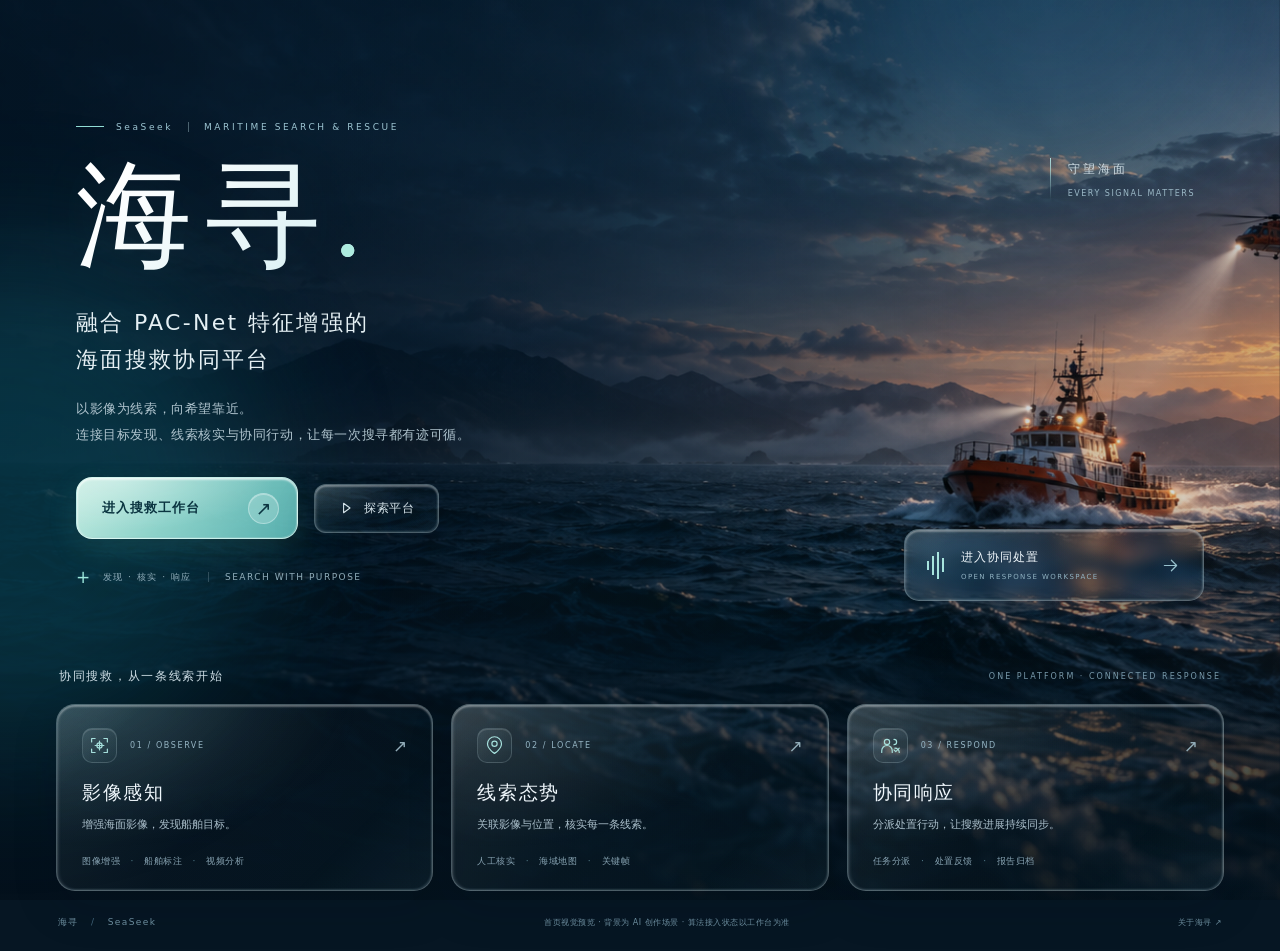
<file: preview/index.html>
<!doctype html>
<html lang="zh-CN">
<head>
  <meta charset="utf-8"><meta name="viewport" content="width=device-width,initial-scale=1">
  <meta name="color-scheme" content="dark"><title>海寻 SeaSeek · 海面搜救协同平台</title>
  <link rel="stylesheet" href="style.css">
  <link rel="stylesheet" href="liquid.css">
</head>
<body>
  <div class="scene" aria-hidden="true"></div><div class="scene-shade" aria-hidden="true"></div>
  <div class="ambient ambient-one" aria-hidden="true"></div><div class="ambient ambient-two" aria-hidden="true"></div>
  <div class="search-beam" aria-hidden="true"></div><div class="pointer-glow" aria-hidden="true"></div>
  <main class="shell">

    <section class="hero" id="home">
      <div class="hero-copy">
        <div class="eyebrow"><span class="line"></span> SeaSeek <span class="wordmark-divider"></span> MARITIME SEARCH & RESCUE</div>
        <h1>海寻<span class="title-dot">.</span></h1>
        <h2>融合 PAC-Net 特征增强的<br>海面搜救协同平台</h2>
        <p class="intro">以影像为线索，向希望靠近。<br>连接目标发现、线索核实与协同行动，<br class="mobile-break">让每一次搜寻都有迹可循。</p>
        <div class="actions"><a class="button primary" href="http://127.0.0.1:8505/overview" target="_blank" rel="noopener"><span class="primary-label">进入搜救工作台</span><span class="primary-arrow" aria-hidden="true">↗</span></a><a class="button secondary glass" href="#capabilities"><svg viewBox="0 0 20 20" aria-hidden="true"><path d="m7 4 8 6-8 6Z"/></svg> 探索平台</a></div>
        <div class="hero-footnote"><span class="tiny-cross">+</span> 发现 · 核实 · 响应 <span class="foot-divider"></span> SEARCH WITH PURPOSE</div>
      </div>
      <div class="scene-caption"><span class="caption-line"></span><span>守望海面<br><small>EVERY SIGNAL MATTERS</small></span></div>
      <a class="scene-label glass" href="http://127.0.0.1:8505/collaboration" target="_blank" rel="noopener"><span class="signal-icon"><i></i><i></i><i></i><i></i></span><span>进入协同处置<small>OPEN RESPONSE WORKSPACE</small></span><svg viewBox="0 0 24 24" aria-hidden="true"><path d="M5 12h14M13 6l6 6-6 6"/></svg></a>
    </section>
    <section class="capabilities" id="capabilities" aria-label="平台能力">
      <div class="section-heading"><span>协同搜救，从一条线索开始</span><small>ONE PLATFORM · CONNECTED RESPONSE</small></div>
      <div class="feature-grid">
        <a class="feature glass" href="http://127.0.0.1:8505/imaging" target="_blank" rel="noopener"><div class="feature-top"><span class="feature-icon"><svg viewBox="0 0 24 24" aria-hidden="true"><path d="M3 8V4h4M17 4h4v4M21 16v4h-4M7 20H3v-4M7 12h10M12 7v10"/><circle cx="12" cy="12" r="3"/></svg></span><span class="number">01 / OBSERVE</span><span class="arrow">↗</span></div><h3>影像感知</h3><p>增强海面影像，发现船舶目标。</p><span class="feature-note">图像增强 <b>·</b> 船舶标注 <b>·</b> 视频分析</span></a>
        <a class="feature glass" href="http://127.0.0.1:8505/situation" target="_blank" rel="noopener"><div class="feature-top"><span class="feature-icon"><svg viewBox="0 0 24 24" aria-hidden="true"><path d="M20 10c0 6-8 11-8 11S4 16 4 10a8 8 0 1 1 16 0Z"/><circle cx="12" cy="10" r="3"/></svg></span><span class="number">02 / LOCATE</span><span class="arrow">↗</span></div><h3>线索态势</h3><p>关联影像与位置，核实每一条线索。</p><span class="feature-note">人工核实 <b>·</b> 海域地图 <b>·</b> 关键帧</span></a>
        <a class="feature glass" href="http://127.0.0.1:8505/collaboration" target="_blank" rel="noopener"><div class="feature-top"><span class="feature-icon"><svg viewBox="0 0 24 24" aria-hidden="true"><circle cx="8" cy="8" r="3"/><path d="M2 20v-2a6 6 0 0 1 12 0v2M16 5a3 3 0 0 1 0 6M17 15a5 5 0 0 1 5 5M16 17l2 2 4-4"/></svg></span><span class="number">03 / RESPOND</span><span class="arrow">↗</span></div><h3>协同响应</h3><p>分派处置行动，让搜救进展持续同步。</p><span class="feature-note">任务分派 <b>·</b> 处置反馈 <b>·</b> 报告归档</span></a>
      </div>
    </section>
    <footer><span>海寻 <b>/</b> SeaSeek</span><span>首页视觉预览 · 背景为 AI 创作场景 · 算法接入状态以工作台为准</span><a href="http://127.0.0.1:8505/about" target="_blank" rel="noopener">关于海寻 ↗</a></footer>
  </main>
  <script src="preview.js"></script>
</body></html>
</file>
<file: preview/style.css>
:root{--ink:#f0f7fc;--muted:#b5c7d1;--cyan:#91e8df;--border:rgba(221,246,255,.18);--glass:rgba(19,43,60,.39);--ease:cubic-bezier(.22,1,.36,1)}
*{box-sizing:border-box}html{scroll-behavior:smooth;scroll-padding-top:32px}body{margin:0;min-height:100vh;background:#061623;color:var(--ink);font-family:"Microsoft YaHei","PingFang SC",system-ui,sans-serif;-webkit-font-smoothing:antialiased}a{color:inherit;text-decoration:none}button{font:inherit}svg{fill:none;stroke:currentColor;stroke-width:1.35;stroke-linecap:round;stroke-linejoin:round}
.scene,.scene-shade{position:fixed;inset:0;pointer-events:none}.scene{background:linear-gradient(115deg,#061827,#103749);background-image:url('assets/rescue-background.png');background-size:cover;background-position:50% 50%;z-index:-5}.scene-shade{background:linear-gradient(90deg,rgba(4,17,29,.83) 0%,rgba(5,22,34,.52) 45%,rgba(4,19,30,.16) 75%),linear-gradient(0deg,rgba(3,17,27,.94),transparent 45%,rgba(3,15,25,.14));z-index:-4}
.ambient{position:fixed;pointer-events:none;border-radius:50%;filter:blur(75px);z-index:-3;animation:float 20s ease-in-out infinite;opacity:.26}.ambient-one{width:500px;height:500px;background:#138c9f;left:-240px;top:28%}.ambient-two{width:420px;height:420px;background:#34758f;right:2%;top:-230px;animation-delay:-9s;opacity:.18}.search-beam{position:fixed;right:8%;top:8%;width:50vw;height:80vh;background:conic-gradient(from 260deg at 82% 30%,transparent 0deg,rgba(178,231,243,.035) 5deg,rgba(181,231,248,.14) 9deg,transparent 14deg);filter:blur(7px);transform-origin:82% 30%;animation:sweep 18s ease-in-out infinite;z-index:-2;pointer-events:none}.pointer-glow{position:fixed;left:var(--mx,65vw);top:var(--my,35vh);width:500px;height:500px;transform:translate(-50%,-50%);background:radial-gradient(circle,rgba(133,230,231,.06),transparent 66%);pointer-events:none;z-index:-1}
.shell{max-width:1560px;width:calc(100% - 112px);margin:auto;padding:28px 0 22px}.glass{background:var(--glass);border:1px solid var(--border);backdrop-filter:blur(22px) saturate(135%);-webkit-backdrop-filter:blur(22px) saturate(135%);box-shadow:inset 0 1px 0 rgba(255,255,255,.09),0 14px 36px rgba(0,10,20,.12)}
.nav{display:flex;align-items:center;justify-content:space-between;border-radius:22px;min-height:83px;padding:15px 28px;background:rgba(17,38,52,.42);animation:enter .85s var(--ease) both}.brand{display:flex;gap:12px;align-items:center}.brand svg{width:40px;color:var(--cyan);stroke-width:1.1}.brand svg .core{fill:var(--cyan)}.brand span{font-size:22px;letter-spacing:4px;font-weight:600;line-height:1.4}.brand small{display:block;font-size:8px;letter-spacing:3px;font-weight:400;color:#a4c4cf}nav{display:flex;gap:38px;align-items:center;margin-left:-25px}nav a{font-size:13px;color:#bccbd4;position:relative;padding:12px 0;transition:color .2s}nav a:hover,nav a.active{color:#fff}nav a.active:after{content:'';position:absolute;left:50%;bottom:0;width:4px;height:4px;border-radius:50%;background:var(--cyan)}nav a span{color:#89b5c4;font-size:15px;margin-left:5px}.preview-tag{font-size:10px;letter-spacing:1px;color:#adc8d2;display:flex;align-items:center;gap:9px}.preview-tag i{width:5px;height:5px;border-radius:50%;background:#8ce6d6;box-shadow:0 0 12px #8ce6d655}
.hero{position:relative;min-height:595px;padding:62px 20px 42px;display:flex;align-items:center}.hero-copy{max-width:760px;animation:enter 1.1s .12s var(--ease) both}.eyebrow{display:flex;align-items:center;gap:12px;color:#9cc4d1;font-size:9px;letter-spacing:3.4px;margin-bottom:24px}.line{height:1px;width:28px;background:#91ddd5}h1{font-size:116px;letter-spacing:10px;line-height:1.05;font-weight:500;margin:0 0 26px;text-shadow:0 3px 50px rgba(104,209,232,.12)}.title-dot{color:#9ce3dc;letter-spacing:0;font-family:Georgia,serif;font-size:110px;margin-left:0}h2{font-size:22px;line-height:1.7;letter-spacing:2.3px;margin:0 0 18px;font-weight:400;color:#e5f0f4}.intro{font-size:13px;line-height:2;color:#b0c4ce;letter-spacing:.6px;margin:0 0 29px}.mobile-break{display:none}.actions{display:flex;gap:14px;align-items:center}.button{padding:15px 23px;border-radius:12px;font-size:12px;letter-spacing:.7px;display:flex;align-items:center;justify-content:center;gap:25px;transition:transform .25s var(--ease),box-shadow .25s,background .25s;min-height:48px}.button:hover{transform:translateY(-3px)}.primary{background:linear-gradient(125deg,#c2f2e9,#80d9d0);color:#0b3541;border:1px solid #d2faf088;box-shadow:0 6px 30px #78e6d51c;font-weight:600}.primary:hover{box-shadow:0 8px 40px #78e6d52f}.primary span{font-size:19px;font-weight:400}.secondary{gap:10px;color:#d7e5eb;background:rgba(61,95,114,.19);border-color:rgba(224,244,255,.22)}.secondary svg{width:16px}.hero-footnote{display:flex;align-items:center;gap:11px;font-size:9px;color:#91aebb;letter-spacing:1.5px;margin-top:28px}.tiny-cross{color:#9ee8dc;font-size:17px}.foot-divider{width:1px;height:10px;background:#71899766;margin:0 5px}.scene-caption{position:absolute;right:29px;top:110px;display:flex;gap:17px;align-items:flex-start;color:#cfdee5;letter-spacing:3px;font-size:12px;line-height:1.9}.scene-caption small{font-size:8px;letter-spacing:1.5px;color:#9bb8c6}.caption-line{width:1px;height:42px;background:linear-gradient(#acdfdf,transparent)}.scene-label{position:absolute;right:20px;bottom:67px;display:flex;gap:17px;align-items:center;padding:19px 22px;border-radius:15px;width:300px;background:rgba(29,59,75,.28);animation:enter 1.2s .5s var(--ease) both}.scene-label>span:nth-child(2){font-size:12px;letter-spacing:1px}.scene-label small{display:block;font-size:7px;letter-spacing:1.4px;color:#91b2c2;margin-top:7px}.scene-label>svg{width:21px;color:#98c1cd;margin-left:auto}.signal-icon{display:flex;align-items:center;gap:3px;height:28px}.signal-icon i{width:2px;background:#a5e3dc;height:9px;animation:signal 3s ease-in-out infinite}.signal-icon i:nth-child(2){height:19px;animation-delay:.2s}.signal-icon i:nth-child(3){height:27px;animation-delay:.4s}.signal-icon i:nth-child(4){height:14px;animation-delay:.6s}
.capabilities{animation:enter 1.1s .3s var(--ease) both}.section-heading{display:flex;justify-content:space-between;align-items:center;margin:0 3px 19px;color:#cddde5;font-size:12px;letter-spacing:1.7px}.section-heading small{color:#7899aa;font-size:8px;letter-spacing:2px}.feature-grid{display:grid;grid-template-columns:repeat(3,1fr);gap:18px}.feature{padding:23px 25px 22px;border-radius:19px;background:linear-gradient(120deg,rgba(42,69,88,.44),rgba(33,60,78,.25));transition:transform .3s var(--ease),border-color .3s,background .3s;position:relative;overflow:hidden}.feature:hover{transform:translateY(-5px);border-color:rgba(161,237,235,.42);background:rgba(51,88,105,.42)}.feature:before{content:'';position:absolute;top:0;left:10%;right:10%;height:1px;background:linear-gradient(90deg,transparent,#ccefff55,transparent)}.feature-top{display:flex;align-items:center;gap:13px}.feature-icon{display:flex;align-items:center;justify-content:center;width:35px;height:35px;border-radius:10px;background:rgba(145,223,224,.08);border:1px solid #b2eff115;color:#a0ddd9}.feature-icon svg{width:21px}.number{font-size:8px;letter-spacing:1.6px;color:#90b0c0}.arrow{margin-left:auto;color:#92adb9;font-size:17px}h3{margin:17px 0 9px;font-size:19px;font-weight:500;letter-spacing:1.6px}.feature p{font-size:11px;color:#abc0cc;line-height:1.8;margin:0 0 14px}.feature-note{font-size:9px;letter-spacing:.5px;color:#88a4b3}.feature-note b{font-weight:400;color:#57818f;padding:0 7px}footer{display:flex;align-items:center;justify-content:space-between;gap:15px;margin:25px 2px 0;color:#6f91a2;font-size:8px;letter-spacing:.5px}footer>span:first-child{font-size:9px;letter-spacing:1.4px}footer b{margin:0 8px;font-weight:400;color:#42667c}footer button{background:none;border:0;color:#8cacb9;cursor:pointer;font-size:9px;padding:5px;display:flex;gap:8px}footer button:hover{color:#d0e6ee}a:focus-visible,button:focus-visible{outline:2px solid #b5f7ec;outline-offset:5px}
@keyframes enter{from{opacity:0;transform:translateY(18px)}to{opacity:1;transform:translateY(0)}}@keyframes float{0%,100%{transform:translate(0,0) scale(1)}50%{transform:translate(65px,-40px) scale(1.16)}}@keyframes sweep{0%,100%{transform:rotate(-10deg);opacity:.5}50%{transform:rotate(17deg);opacity:.9}}@keyframes signal{0%,100%{opacity:.45;transform:scaleY(.7)}50%{opacity:1;transform:scaleY(1)}}body.motion-paused *{animation-play-state:paused!important}body.motion-paused .pointer-glow{display:none}
@media(min-width:1650px){.hero{min-height:660px;padding-top:75px}.shell{padding-top:36px}h1{font-size:132px}.feature{padding:28px 30px}.hero-copy{max-width:820px}h2{font-size:25px}}
@media(max-width:1100px){.shell{width:calc(100% - 64px)}.hero{min-height:550px;padding-left:8px}h1{font-size:95px}h2{font-size:20px}.scene-label{right:0;width:260px;bottom:60px}.scene-caption{right:10px}.feature{padding:21px 20px}.feature-note b{padding:0 3px}nav{gap:25px;margin:0}}
@media(max-width:780px){.shell{width:calc(100% - 36px);padding-top:18px}.nav{padding:13px 17px;min-height:73px;border-radius:17px}.brand span{font-size:20px}.brand svg{width:32px}.brand small{font-size:7px}nav{gap:18px}nav a{font-size:11px}nav a:nth-child(2){display:none}.preview-tag{display:none}.hero{min-height:580px;padding:50px 12px 95px}.hero-copy{max-width:100%}.eyebrow{font-size:8px;letter-spacing:2.1px}h1{font-size:86px;letter-spacing:7px}.title-dot{font-size:83px}h2{font-size:18px;letter-spacing:1px}.intro{font-size:12px}.scene-shade{background:linear-gradient(90deg,rgba(4,17,29,.82),rgba(5,22,34,.4)),linear-gradient(0deg,#061623,transparent 60%)}.scene{background-position:70% 50%}.scene-label{right:12px;left:12px;bottom:8px;width:auto;padding:14px 19px}.scene-caption{display:none}.feature-grid{grid-template-columns:1fr;gap:12px}.section-heading{margin-top:25px}.section-heading small{display:none}.feature{padding:20px 23px}h3{margin-top:12px}.feature p{margin-bottom:12px}footer{flex-wrap:wrap;line-height:1.8}footer>span:nth-child(2){order:3;width:100%;font-size:8px}.hero-footnote{font-size:8px;letter-spacing:1px}.capabilities{scroll-margin-top:20px}}
@media(max-width:400px){nav a:last-child{font-size:10px}.brand{gap:7px}.button{padding:14px 16px;gap:16px;font-size:11px}h1{font-size:75px}.title-dot{font-size:73px}.eyebrow{font-size:7px}.hero{padding-left:7px;padding-right:7px}h2{font-size:16px}.mobile-break{display:block}.intro{font-size:11px}}
@media(prefers-reduced-motion:reduce){html{scroll-behavior:auto}*,*:before{animation:none!important;transition:none!important}.pointer-glow{display:none}}
.scene-label:hover,.scene-label:focus-visible{border-color:rgba(173,242,234,.75);box-shadow:0 12px 36px rgba(0,0,0,.2),inset 0 1px 0 rgba(255,255,255,.35);transform:translateY(-3px)}
</file>
<file: preview/liquid.css>
.glass{background:linear-gradient(135deg,rgba(206,240,254,.13),rgba(100,152,180,.07) 35%,rgba(29,61,80,.2));border:1px solid rgba(226,250,255,.3);backdrop-filter:blur(25px) saturate(165%);-webkit-backdrop-filter:blur(25px) saturate(165%);box-shadow:inset 0 1px 0 #fff4,inset 1px 0 0 #eefbff1f,inset -1px 0 0 #b2e7f01a,inset 0 -1px 0 #95d9e01a,0 20px 50px #000d1829;position:relative}
.glass:before{content:'';position:absolute;inset:0;border-radius:inherit;pointer-events:none;background:radial-gradient(ellipse at var(--gx,12%) var(--gy,0%),#e3fcff1d,transparent 55%),linear-gradient(135deg,#fff1,transparent 16%,transparent 75%,#aae2ef0d);box-shadow:inset 0 0 0 1px #fff04}
.nav{background:linear-gradient(110deg,#c0e8f415,#122c4150)}.feature{background:linear-gradient(135deg,#c9efff1c,#1b455c26)}.feature:hover{background:linear-gradient(135deg,#c9efff26,#35627b33);border-color:#d6fffc77;box-shadow:inset 0 1px 0 #fff6,inset 1px 0 0 #fff2,0 24px 55px #0003,0 0 25px #83d9df0d}.feature:before{inset:0;height:auto;left:0;right:0}.scene-label{position:absolute;background:linear-gradient(120deg,#ddf5ff21,#38657e19)}.feature-icon{background:linear-gradient(135deg,#d7faff19,#c4faff05);border-color:#ddf9ff28;box-shadow:inset 0 1px 0 #fff2}.secondary{background:linear-gradient(120deg,#ceeef21b,#d2f3ff08)}
h1,.brand>span{font-family:"STZhongsong","华文中宋","Songti SC","Noto Serif CJK SC","SimSun",serif;font-weight:500}h1{letter-spacing:13px;background:linear-gradient(135deg,#fff 12%,#e0f3f6 60%,#9dded8);background-clip:text;-webkit-background-clip:text;color:transparent;text-shadow:none;filter:drop-shadow(0 3px 28px #cafbff10)}.brand>span{letter-spacing:4px}.brand small{font-family:system-ui,sans-serif}.title-dot{background:none;color:#adebdf}
/* Let the actual ocean remain visible through the lens, with soft frosted edges. */
.glass,.feature,.scene-label,.secondary{background:linear-gradient(120deg,#e0faff13,#bbe6fa05 42%,#0a30450d);backdrop-filter:blur(8px) saturate(155%);-webkit-backdrop-filter:blur(8px) saturate(155%);border-color:#e4faff4d;box-shadow:inset 0 2px 2px #fff5,inset 2px 0 3px #e4faff1c,inset -1px -1px 2px #c4efff24,0 16px 45px #00101926}
.feature:hover{background:linear-gradient(120deg,#e0faff20,#bbe6fa09);backdrop-filter:blur(10px) saturate(165%)}
.shell{padding-top:48px}.hero{min-height:620px;padding-top:35px}.eyebrow{letter-spacing:2.6px}.wordmark-divider{width:1px;height:10px;background:#d7faff55;margin:0 3px}
.search-beam{left:var(--sx,92vw);top:var(--sy,78vh);right:auto;width:var(--beam-length,800px);height:260px;transform:translateY(-50%) rotate(var(--beam-angle,-145deg));transform-origin:0 50%;background:linear-gradient(90deg,#e4fbff08,#c9f7ff1c 70%,#e4fbff24);clip-path:polygon(0 49%,100% 0,100% 100%,0 51%);filter:blur(6px);animation:none;z-index:8;opacity:0;transition:opacity .35s;mix-blend-mode:screen}
.pointer-glow{width:460px;height:460px;background:radial-gradient(ellipse,#ecffff2e 0%,#aeeaf026 15%,#88d6e510 42%,transparent 68%);z-index:9;opacity:0;transition:opacity .35s;mix-blend-mode:screen}
body.pointer-active .search-beam,body.pointer-active .pointer-glow{opacity:1}body.motion-paused .search-beam,body.motion-paused .pointer-glow{display:none}
@media(max-width:780px){h1{letter-spacing:8px}.shell{padding-top:20px}.hero{padding-top:30px;min-height:600px}.eyebrow{flex-wrap:wrap;gap:8px;letter-spacing:1.4px}.glass{backdrop-filter:blur(7px) saturate(145%);-webkit-backdrop-filter:blur(7px) saturate(145%)}}
@media(prefers-reduced-motion:reduce),(pointer:coarse){.search-beam,.pointer-glow{display:none!important}}
.search-beam{background:conic-gradient(from 75deg at 0% 50%,transparent 0deg,#dff8ff0c 4deg,#dff8ff22 15deg,#dff8ff0c 26deg,transparent 30deg);clip-path:none;mask-image:linear-gradient(90deg,transparent,#000 15%,#000 70%,transparent);filter:blur(8px)}
/* The main action is a luminous sea-glass lens, with a single hover glint. */
.actions{gap:16px}
.button.primary{position:relative;isolation:isolate;overflow:hidden;min-width:222px;min-height:62px;padding:14px 18px 14px 25px;justify-content:space-between;gap:24px;border-radius:16px;background:linear-gradient(125deg,#d6fff1e8,#a2ece0dc 45%,#69cfcbd1);border:1px solid #e7fffab3;backdrop-filter:blur(10px) saturate(160%);-webkit-backdrop-filter:blur(10px) saturate(160%);box-shadow:inset 0 2px 2px #fff9,inset 1px 0 2px #fff5,inset 0 -1px 1px #258e962b,0 10px 30px #65dfca20,0 2px 6px #001a2330;transition:transform .3s var(--ease),box-shadow .3s,border-color .3s}
.primary .primary-label{position:relative;z-index:1;font-size:13px;font-weight:600;letter-spacing:1px;white-space:nowrap}
.primary .primary-arrow{position:relative;z-index:1;display:flex;align-items:center;justify-content:center;width:31px;height:31px;flex-shrink:0;border-radius:50%;font-size:19px;font-weight:400;letter-spacing:0;background:#f0fff736;border:1px solid #f4ffff59;box-shadow:inset 0 1px 0 #fff5;transition:transform .3s var(--ease),background .3s}
.button.primary:before{content:'';position:absolute;top:-25%;left:-75px;width:55px;height:150%;background:linear-gradient(90deg,transparent,#f4fffab3,transparent);transform:skewX(-25deg);pointer-events:none;transition:transform .65s var(--ease)}
.button.primary:after{content:'';position:absolute;inset:0;pointer-events:none;border-radius:inherit;background:radial-gradient(ellipse at 18% 0%,#fff5,transparent 62%);box-shadow:inset 0 0 0 1px #fff2}
.button.primary:hover{transform:translateY(-2px);border-color:#f1fffb;box-shadow:inset 0 2px 2px #fffb,inset 1px 0 2px #fff5,0 13px 38px #82f0d93d,0 0 18px #a2ffec1a}
.button.primary:hover:before{transform:translateX(360px) skewX(-25deg)}
.button.primary:hover .primary-arrow{transform:translate(2px,-2px);background:#f0fff766}
.button.primary:active{transform:translateY(0) scale(.985);box-shadow:inset 0 2px 6px #2c92951f,0 4px 16px #65dfca20}
@media(max-width:400px){.button.primary{min-width:0;min-height:57px;padding:12px 14px 12px 18px;gap:15px}.primary .primary-label{font-size:11px;letter-spacing:.4px}.primary .primary-arrow{width:27px;height:27px;font-size:17px}.actions{gap:12px}}
@media(prefers-reduced-motion:reduce){.button.primary:before{display:none}.button.primary:hover,.button.primary:active,.button.primary:hover .primary-arrow{transform:none}}
</file>
